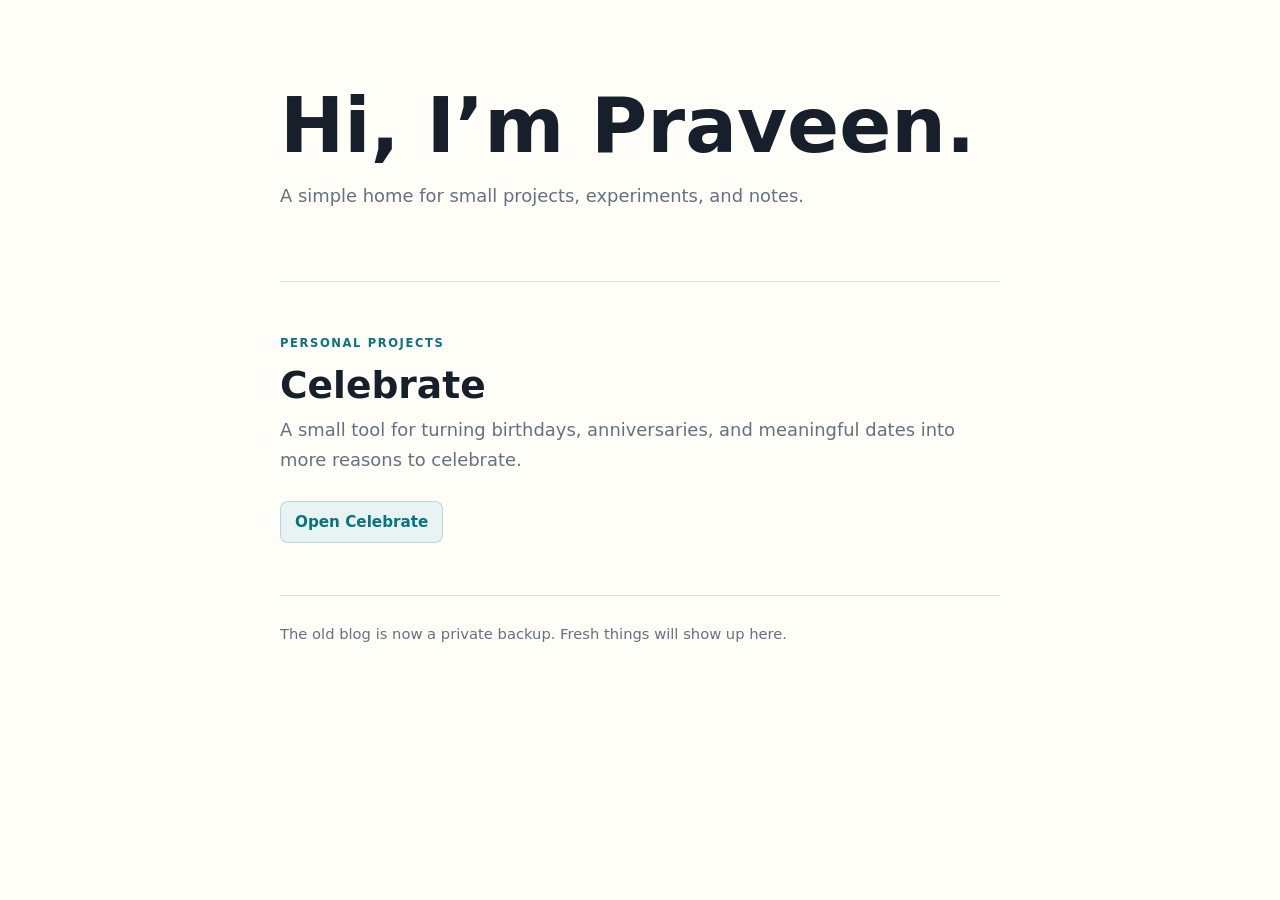
<file: site/index.html>
<!doctype html>
<html lang="en">
  <head>
    <meta charset="utf-8" />
    <meta name="viewport" content="width=device-width, initial-scale=1" />
    <meta
      name="description"
      content="Praveen's personal site for small projects, notes, and experiments."
    />
    <title>Praveen</title>
    <link rel="canonical" href="https://www.opraveen.net/" />
    <link rel="stylesheet" href="site.css" />
  </head>
  <body>
    <main class="page">
      <header class="intro">
        <h1>Hi, I’m Praveen.</h1>
        <p>A simple home for small projects, experiments, and notes.</p>
      </header>

      <section class="projects" aria-labelledby="projects-title">
        <p class="eyebrow">Personal projects</p>
        <h2 id="projects-title">Celebrate</h2>
        <p>
          A small tool for turning birthdays, anniversaries, and meaningful
          dates into more reasons to celebrate.
        </p>
        <a class="project-link" href="celebrate/">Open Celebrate</a>
      </section>

      <footer>
        <p>The old blog is now a private backup. Fresh things will show up here.</p>
      </footer>
    </main>
  </body>
</html>
</file>
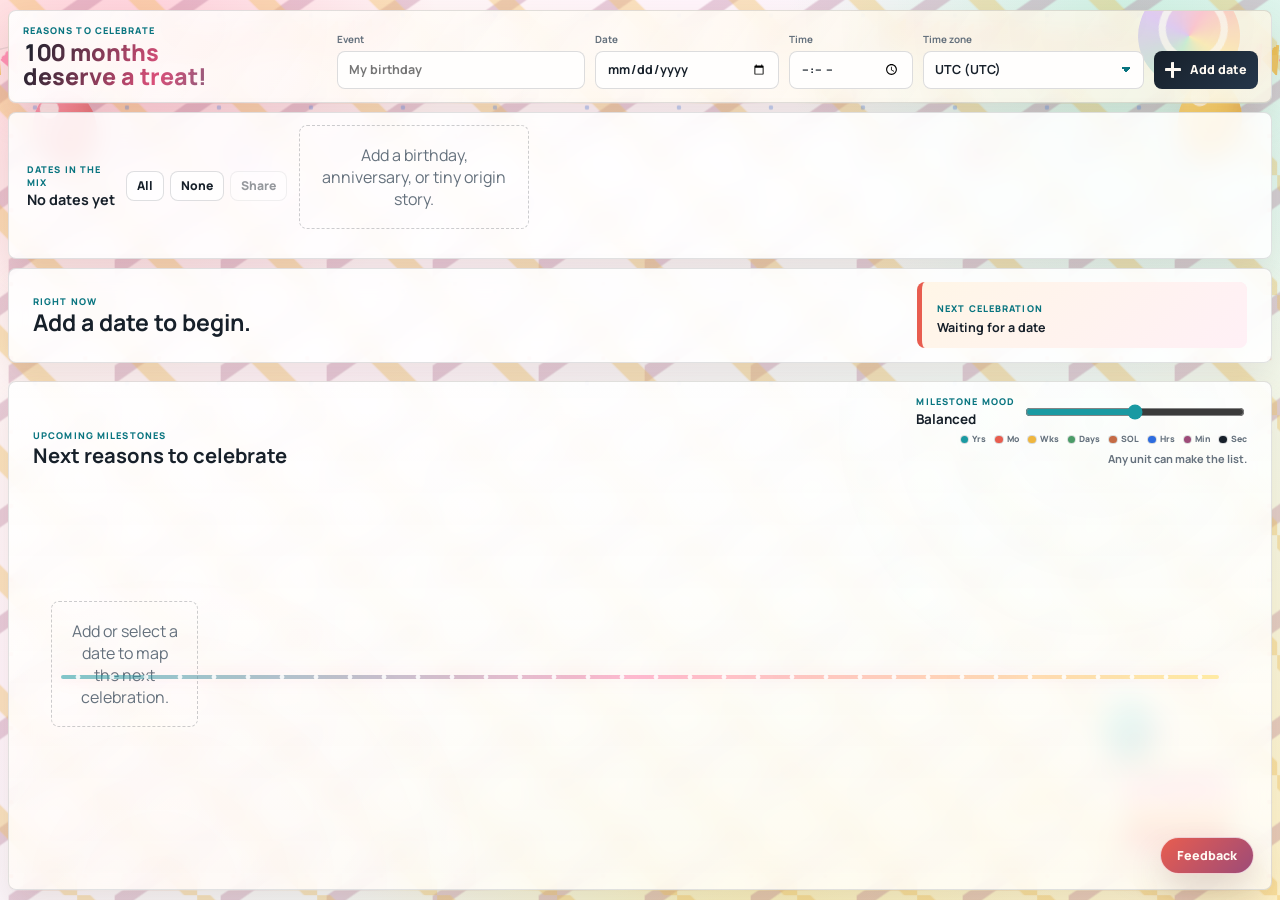
<file: site/celebrate/index.html>
<!doctype html>
<html lang="en">
  <head>
    <meta charset="utf-8" />
    <meta name="viewport" content="width=device-width, initial-scale=1" />
    <title>Reasons to Celebrate</title>
    <link rel="preconnect" href="https://fonts.googleapis.com" />
    <link rel="preconnect" href="https://fonts.gstatic.com" crossorigin />
    <link
      href="https://fonts.googleapis.com/css2?family=Manrope:wght@500;600;700;800&display=swap"
      rel="stylesheet"
    />
    <link rel="stylesheet" href="styles.css" />
  </head>
  <body>
    <div class="party-backdrop" aria-hidden="true">
      <span class="garland garland-left"></span>
      <span class="garland garland-right"></span>
      <span class="balloon balloon-a"></span>
      <span class="balloon balloon-b"></span>
      <span class="balloon balloon-c"></span>
      <span class="cake"></span>
      <span class="party-sprinkle sprinkle-a"></span>
      <span class="party-sprinkle sprinkle-b"></span>
      <span class="party-sprinkle sprinkle-c"></span>
      <span class="party-sprinkle sprinkle-d"></span>
    </div>
    <main class="app-shell">
      <section class="control-bar">
        <div class="intro">
          <p class="eyebrow">Reasons to Celebrate</p>
          <h1 id="intro-headline">Every date has a party hiding in it.</h1>
        </div>

        <form class="date-form" id="event-form">
          <label>
            <span>Event</span>
            <input id="event-name" type="text" maxlength="36" placeholder="My birthday" />
          </label>

          <label>
            <span>Date</span>
            <input id="event-date" type="date" required />
          </label>

          <label>
            <span>Time</span>
            <input id="event-time" type="time" />
          </label>

          <label>
            <span>Time zone</span>
            <select id="time-zone" aria-label="Time zone"></select>
          </label>

          <button type="submit">
            <span class="button-icon" aria-hidden="true"></span>
            Add date
          </button>
        </form>
      </section>

      <section class="event-panel">
        <div class="event-panel-heading">
          <div>
            <p class="label">Dates in the mix</p>
            <strong id="selection-summary">No dates yet</strong>
          </div>
          <div class="selection-actions">
            <button class="ghost-button" id="select-all" type="button">All</button>
            <button class="ghost-button" id="clear-selection" type="button">None</button>
            <button class="ghost-button" id="share-setup" type="button" disabled>Share</button>
          </div>
        </div>
        <div class="event-list" id="event-list" aria-label="Saved dates"></div>
        <div class="share-panel" id="share-panel" hidden>
          <p>
            <strong>Private link:</strong>
            this URL includes every saved name, date, time, time zone, plus which dates are selected and the milestone mood.
            Share it only on purpose.
          </p>
          <div class="share-actions">
            <input id="share-url" type="text" readonly aria-label="Shareable setup link" />
            <button id="copy-share" type="button">Copy link</button>
          </div>
          <span id="share-status" aria-live="polite"></span>
        </div>
      </section>

      <section class="moment-strip" aria-live="polite">
        <div>
          <p class="label">Right now</p>
          <h2 id="headline">Choose a date to begin.</h2>
        </div>
        <div class="next-toast" id="next-toast">
          <span class="mini-label">Next celebration</span>
          <strong>Waiting for a date</strong>
        </div>
      </section>

      <section class="metrics-grid" id="metrics-grid" aria-label="Elapsed time totals"></section>

      <section class="timeline-section">
        <div class="section-heading">
          <div>
            <p class="label">Upcoming milestones</p>
            <h2>Next reasons to celebrate</h2>
          </div>
          <div class="milestone-settings">
            <div>
              <p class="mini-label">Milestone mood</p>
              <strong id="granularity-label">Balanced</strong>
            </div>
            <input
              id="milestone-granularity"
              type="range"
              min="0"
              max="2"
              step="1"
              value="1"
              aria-label="Milestone granularity"
            />
            <div class="unit-legend" aria-label="Milestone dot colors">
              <span><i class="legend-dot legend-years" aria-hidden="true"></i>Yrs</span>
              <span><i class="legend-dot legend-months" aria-hidden="true"></i>Mo</span>
              <span><i class="legend-dot legend-weeks" aria-hidden="true"></i>Wks</span>
              <span><i class="legend-dot legend-days" aria-hidden="true"></i>Days</span>
              <span><i class="legend-dot legend-sols" aria-hidden="true"></i>SOL</span>
              <span><i class="legend-dot legend-hours" aria-hidden="true"></i>Hrs</span>
              <span><i class="legend-dot legend-minutes" aria-hidden="true"></i>Min</span>
              <span><i class="legend-dot legend-seconds" aria-hidden="true"></i>Sec</span>
            </div>
            <span id="timeline-range">Any unit can make the list.</span>
          </div>
        </div>
        <div class="timeline" id="timeline" aria-label="Celebration timeline"></div>
      </section>
    </main>

    <button class="feedback-fab" id="feedback-open" type="button">Feedback</button>

    <div class="feedback-dialog" id="feedback-dialog" role="dialog" aria-modal="true" aria-labelledby="feedback-title" hidden>
      <div class="feedback-card">
        <div class="feedback-header">
          <div>
            <p class="mini-label">Help shape Celebrate</p>
            <h2 id="feedback-title">Send a little feedback</h2>
          </div>
          <button class="feedback-close" id="feedback-close" type="button" aria-label="Close feedback form">x</button>
        </div>

        <form
          class="feedback-form"
          id="feedback-form"
          name="celebrate-feedback"
          method="POST"
          action="/celebrate/"
          data-netlify="true"
          netlify
          netlify-honeypot="bot-field"
        >
          <input type="hidden" name="form-name" value="celebrate-feedback" />
          <input type="hidden" name="subject" value="Celebrate feedback" data-remove-prefix />
          <input type="hidden" name="source" value="celebrate" />
          <p class="bot-field">
            <label>Leave this empty: <input name="bot-field" /></label>
          </p>
          <p class="feedback-note">
            Please avoid sharing birthdays or private details. The form sends only what you type here.
          </p>
          <label>
            <span>What would make this more fun?</span>
            <textarea id="feedback-message" name="message" maxlength="1200" required></textarea>
          </label>
          <label>
            <span>Email (optional)</span>
            <input id="feedback-email" name="email" type="email" autocomplete="email" placeholder="you@example.com" />
          </label>
          <div class="feedback-actions">
            <button type="submit">Send feedback</button>
            <a href="mailto:opraveen@gmail.com?subject=Celebrate%20feedback">Email instead</a>
          </div>
          <span id="feedback-status" aria-live="polite"></span>
        </form>
      </div>
    </div>

    <script src="script.js"></script>
  </body>
</html>
</file>
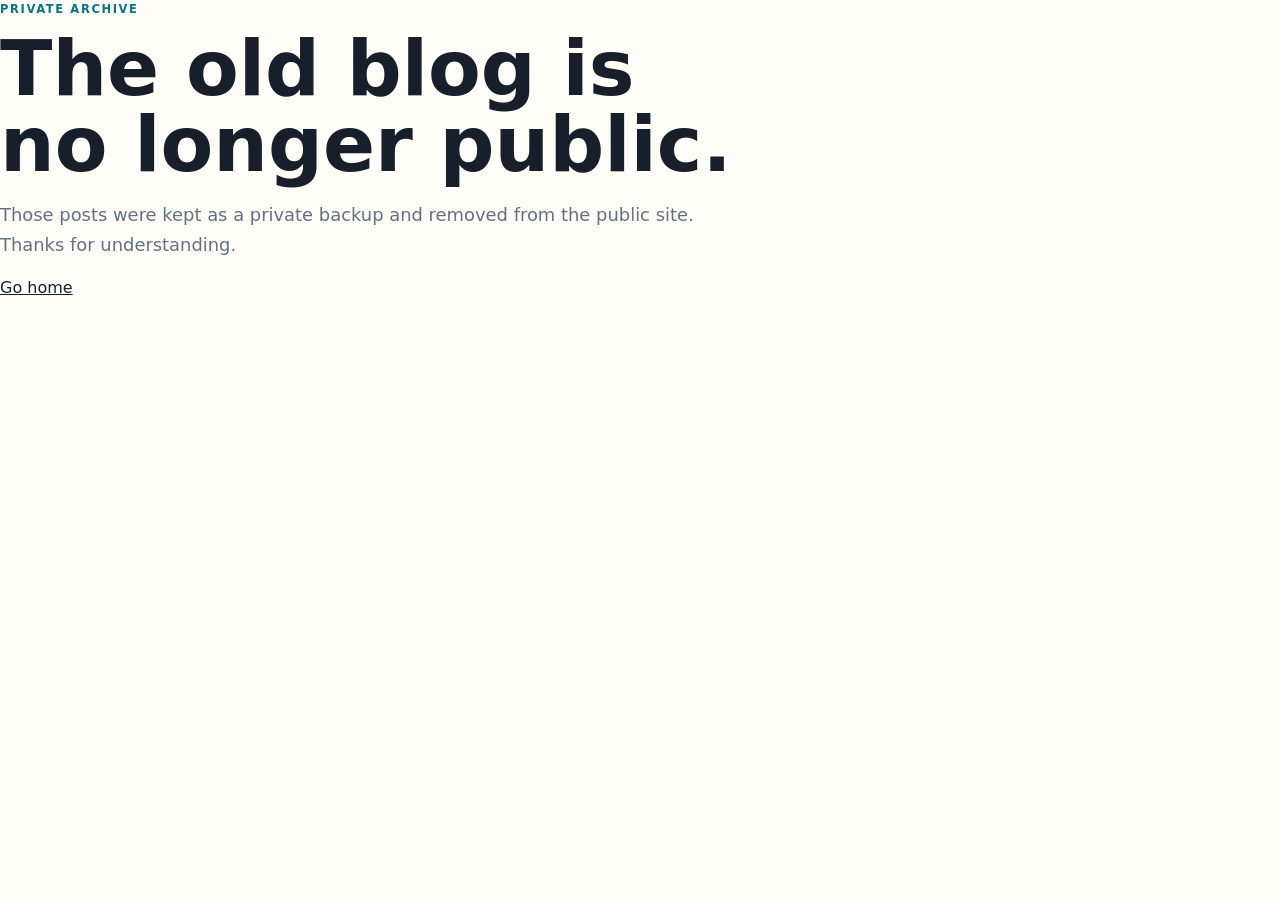
<file: site/gone.html>
<!doctype html>
<html lang="en">
  <head>
    <meta charset="utf-8" />
    <meta name="viewport" content="width=device-width, initial-scale=1" />
    <meta name="robots" content="noindex" />
    <title>Gone | opraveen.net</title>
    <link rel="stylesheet" href="site.css" />
  </head>
  <body>
    <main class="section writing-band">
      <div class="writing-copy">
        <p class="eyebrow">Private archive</p>
        <h1>The old blog is no longer public.</h1>
        <p>
          Those posts were kept as a private backup and removed from the public
          site. Thanks for understanding.
        </p>
        <a class="button primary" href="index.html">Go home</a>
      </div>
    </main>
  </body>
</html>
</file>
<file: site/site.css>
:root {
  color-scheme: light;
  --ink: #17202a;
  --muted: #64717e;
  --paper: #fffdf8;
  --line: rgba(23, 32, 42, 0.14);
  --accent: #08747f;
  --accent-soft: #e8f4f3;
}

* {
  box-sizing: border-box;
}

body {
  margin: 0;
  min-height: 100vh;
  background: var(--paper);
  color: var(--ink);
  font-family:
    Inter, ui-sans-serif, system-ui, -apple-system, BlinkMacSystemFont, "Segoe UI",
    sans-serif;
  letter-spacing: 0;
}

a {
  color: inherit;
}

.page {
  width: min(720px, calc(100% - 36px));
  margin: 0 auto;
  padding: clamp(44px, 8vw, 88px) 0 36px;
}

.intro,
.projects {
  padding-bottom: clamp(30px, 6vw, 52px);
}

.eyebrow {
  margin: 0 0 12px;
  color: var(--accent);
  font-size: 0.72rem;
  font-weight: 850;
  letter-spacing: 0.14em;
  text-transform: uppercase;
}

h1,
h2,
p {
  margin-top: 0;
}

h1 {
  margin-bottom: 18px;
  font-size: clamp(2.4rem, 8vw, 4.8rem);
  line-height: 0.98;
  text-wrap: balance;
}

h2 {
  margin-bottom: 10px;
  font-size: clamp(1.55rem, 4vw, 2.35rem);
  line-height: 1.05;
}

p {
  max-width: 62ch;
  color: var(--muted);
  font-size: clamp(1rem, 1.6vw, 1.12rem);
  line-height: 1.68;
}

.projects {
  border-top: 1px solid var(--line);
  border-bottom: 1px solid var(--line);
  padding-top: clamp(30px, 6vw, 52px);
}

.project-link {
  display: inline-flex;
  align-items: center;
  min-height: 42px;
  margin-top: 8px;
  padding: 0 14px;
  border: 1px solid rgba(8, 116, 127, 0.22);
  border-radius: 8px;
  background: var(--accent-soft);
  color: var(--accent);
  font-size: 0.95rem;
  font-weight: 850;
  text-decoration: none;
}

.project-link:hover {
  border-color: rgba(8, 116, 127, 0.38);
  background: #dff0ee;
}

footer {
  padding-top: 26px;
}

footer p {
  margin-bottom: 0;
  font-size: 0.92rem;
}

@media (max-width: 520px) {
  .page {
    width: min(100% - 28px, 720px);
  }
}
</file>
<file: site/celebrate/styles.css>
:root {
  color-scheme: light;
  --ink: #17202a;
  --muted: #65717d;
  --paper: #fffefd;
  --aqua: #1a9aa2;
  --aqua-dark: #08747f;
  --coral: #e85d4f;
  --gold: #efb63e;
  --leaf: #4b9c67;
  --mars: #c56b45;
  --sky: #2d6cdf;
  --berry: #9d4b78;
  --pink: #ff7aa8;
  --lemon: #ffe071;
  --lavender: #b987ff;
  --mint: #7ee2b8;
  --line: rgba(23, 32, 42, 0.13);
  --shadow: 0 16px 34px rgba(118, 74, 46, 0.12);
  --font-sans: Manrope, ui-sans-serif, system-ui, -apple-system, BlinkMacSystemFont, "Segoe UI", sans-serif;
}

* {
  box-sizing: border-box;
}

body {
  position: relative;
  margin: 0;
  min-height: 100vh;
  background:
    radial-gradient(circle at 10% 7%, rgba(255, 122, 168, 0.34), transparent 22%),
    radial-gradient(circle at 88% 4%, rgba(126, 226, 184, 0.34), transparent 24%),
    radial-gradient(circle at 58% 108%, rgba(255, 224, 113, 0.44), transparent 34%),
    linear-gradient(135deg, #fff8f0 0%, #fff4fb 32%, #effaf7 68%, #fff3c8 100%);
  color: var(--ink);
  font-family: var(--font-sans);
  letter-spacing: 0;
  font-variant-numeric: tabular-nums;
  overflow-x: hidden;
}

body::before {
  content: "";
  position: fixed;
  inset: 0;
  z-index: 0;
  pointer-events: none;
  background-image:
    radial-gradient(circle, rgba(232, 93, 79, 0.52) 0 2px, transparent 2.6px),
    radial-gradient(circle, rgba(45, 108, 223, 0.4) 0 2px, transparent 2.6px),
    linear-gradient(45deg, transparent 44%, rgba(239, 182, 62, 0.44) 45% 55%, transparent 56%),
    linear-gradient(-35deg, transparent 45%, rgba(157, 75, 120, 0.34) 46% 55%, transparent 56%);
  background-position: 4% 12%, 92% 19%, 17% 84%, 82% 76%;
  background-size: 74px 74px, 92px 92px, 120px 120px, 106px 106px;
  opacity: 0.72;
}

button,
input,
select {
  font: inherit;
}

.party-backdrop {
  position: fixed;
  inset: 0;
  z-index: 0;
  overflow: hidden;
  pointer-events: none;
}

.balloon,
.cake,
.garland,
.party-sprinkle {
  position: absolute;
  display: block;
}

.balloon {
  width: clamp(44px, 5vw, 76px);
  aspect-ratio: 0.82;
  border-radius: 50% 50% 46% 46%;
  background:
    radial-gradient(circle at 30% 22%, rgba(255, 255, 255, 0.76) 0 12%, transparent 13%),
    linear-gradient(145deg, var(--balloon-a), var(--balloon-b));
  box-shadow: inset -8px -14px 20px rgba(128, 48, 81, 0.12), 0 18px 34px rgba(92, 50, 65, 0.12);
}

.balloon::before {
  content: "";
  position: absolute;
  left: 50%;
  bottom: -7px;
  width: 12px;
  height: 10px;
  background: var(--balloon-b);
  clip-path: polygon(50% 0, 0 100%, 100% 100%);
  transform: translateX(-50%);
}

.balloon::after {
  content: "";
  position: absolute;
  left: 50%;
  top: calc(100% + 3px);
  width: 1px;
  height: 92px;
  background: linear-gradient(rgba(23, 32, 42, 0.2), transparent);
}

.balloon-a {
  --balloon-a: #ff9fc0;
  --balloon-b: #e85d4f;
  left: max(18px, 2.6vw);
  top: 10vh;
  transform: rotate(-8deg);
}

.balloon-b {
  --balloon-a: #ffe28a;
  --balloon-b: #efb63e;
  right: max(22px, 3vw);
  top: 9vh;
  transform: rotate(7deg);
}

.balloon-c {
  --balloon-a: #91f0d3;
  --balloon-b: #1a9aa2;
  right: 10vw;
  bottom: 16vh;
  width: clamp(34px, 4vw, 58px);
  transform: rotate(-10deg);
}

.garland {
  top: 0;
  width: min(420px, 42vw);
  height: 82px;
  opacity: 0.76;
}

.garland::before {
  content: "";
  position: absolute;
  left: 0;
  right: 0;
  top: 24px;
  height: 42px;
  border-top: 3px solid rgba(23, 32, 42, 0.12);
  border-radius: 50%;
}

.garland::after {
  content: "";
  position: absolute;
  inset: 32px 8px auto;
  height: 30px;
  background:
    conic-gradient(from 45deg, var(--pink) 0 25%, transparent 0) 0 0 / 34px 30px repeat-x,
    conic-gradient(from 45deg, var(--gold) 0 25%, transparent 0) 17px 0 / 34px 30px repeat-x;
}

.garland-left {
  left: -26px;
  transform: rotate(-4deg);
}

.garland-right {
  right: -20px;
  transform: rotate(4deg);
}

.cake {
  right: clamp(22px, 4vw, 72px);
  bottom: clamp(22px, 5vh, 54px);
  width: clamp(70px, 8vw, 112px);
  height: clamp(52px, 6vw, 78px);
  border-radius: 14px 14px 12px 12px;
  background:
    radial-gradient(circle at 25% 24%, #fff6fd 0 8%, transparent 9%),
    radial-gradient(circle at 52% 24%, #fff6fd 0 8%, transparent 9%),
    radial-gradient(circle at 78% 24%, #fff6fd 0 8%, transparent 9%),
    linear-gradient(#ff8cb7 0 38%, #ffe071 38% 58%, #f36b5c 58% 100%);
  box-shadow: 0 18px 34px rgba(118, 74, 46, 0.14);
}

.cake::before {
  content: "";
  position: absolute;
  left: 18%;
  right: 18%;
  top: -12px;
  height: 16px;
  background:
    linear-gradient(90deg, transparent 0 16%, #1a9aa2 16% 21%, transparent 21% 46%, #9d4b78 46% 51%, transparent 51% 76%, #e85d4f 76% 81%, transparent 81%),
    radial-gradient(circle at 18% 0, #ffe071 0 5px, transparent 6px),
    radial-gradient(circle at 49% 0, #ffe071 0 5px, transparent 6px),
    radial-gradient(circle at 79% 0, #ffe071 0 5px, transparent 6px);
}

.cake::after {
  content: "";
  position: absolute;
  left: -8%;
  right: -8%;
  bottom: -8px;
  height: 10px;
  border-radius: 999px;
  background: rgba(255, 255, 255, 0.68);
}

.party-sprinkle {
  width: 44px;
  height: 12px;
  border-radius: 999px;
  opacity: 0.56;
  transform: rotate(var(--spin));
}

.sprinkle-a {
  --spin: 22deg;
  left: 18vw;
  top: 18vh;
  background: var(--lavender);
}

.sprinkle-b {
  --spin: -18deg;
  left: 8vw;
  bottom: 24vh;
  background: var(--mint);
}

.sprinkle-c {
  --spin: 34deg;
  right: 22vw;
  top: 17vh;
  background: var(--coral);
}

.sprinkle-d {
  --spin: -28deg;
  right: 18vw;
  bottom: 10vh;
  background: var(--gold);
}

.app-shell {
  position: relative;
  z-index: 1;
  display: grid;
  grid-template-rows: auto auto auto auto minmax(0, 1fr);
  gap: clamp(7px, 1vh, 12px);
  width: min(1560px, calc(100% - 16px));
  min-height: 100svh;
  margin: 0 auto;
  padding: clamp(7px, 1.1vh, 14px) 0;
}

.control-bar,
.event-panel,
.moment-strip,
.metric-card,
.timeline-section {
  border: 1px solid var(--line);
  border-radius: 8px;
  background: rgba(255, 255, 255, 0.88);
  box-shadow: var(--shadow);
  backdrop-filter: blur(14px);
}

.control-bar {
  position: relative;
  display: grid;
  grid-template-columns: minmax(240px, 0.48fr) minmax(560px, 1.52fr);
  gap: clamp(12px, 2vw, 24px);
  align-items: end;
  padding: clamp(10px, 1.5vh, 16px);
  overflow: hidden;
  background:
    linear-gradient(125deg, rgba(255, 255, 255, 0.92), rgba(255, 246, 231, 0.8)),
    radial-gradient(circle at 14% 15%, rgba(255, 122, 168, 0.2), transparent 34%),
    radial-gradient(circle at 88% 10%, rgba(126, 226, 184, 0.22), transparent 30%);
}

.control-bar::after {
  content: "";
  position: absolute;
  right: clamp(16px, 2.4vw, 38px);
  top: -26px;
  z-index: 0;
  width: clamp(84px, 8vw, 128px);
  aspect-ratio: 1;
  border-radius: 50%;
  background:
    radial-gradient(circle at 52% 42%, transparent 0 34%, rgba(255, 255, 255, 0.78) 35% 43%, transparent 44%),
    conic-gradient(from 12deg, #ff7aa8, #ffe071, #7ee2b8, #b987ff, #ff7aa8);
  opacity: 0.38;
  pointer-events: none;
  transform: rotate(16deg);
}

.control-bar > * {
  position: relative;
  z-index: 1;
}

.intro {
  min-width: 0;
}

.eyebrow,
.label,
.mini-label {
  margin: 0;
  color: var(--aqua-dark);
  font-size: clamp(0.58rem, 0.72vw, 0.7rem);
  font-weight: 800;
  letter-spacing: 0.12em;
  text-transform: uppercase;
}

h1,
h2,
p {
  margin-top: 0;
}

h1 {
  margin: 4px 0 0;
  max-width: 450px;
  font-size: clamp(1.35rem, 1.82vw, 2.08rem);
  font-weight: 800;
  line-height: 1.02;
  text-wrap: balance;
}

.intro h1 {
  background: linear-gradient(115deg, #17202a 0%, #d94f79 48%, #08747f 100%);
  background-clip: text;
  color: transparent;
}

.date-form {
  display: grid;
  grid-template-columns: minmax(150px, 1.1fr) minmax(140px, 0.82fr) minmax(105px, 0.55fr) minmax(190px, 0.98fr) auto;
  gap: 10px;
  align-items: end;
}

label {
  display: grid;
  gap: 5px;
  min-width: 0;
  color: var(--muted);
  font-size: clamp(0.62rem, 0.68vw, 0.7rem);
  font-weight: 700;
}

input:not([type="checkbox"]):not([type="range"]),
select {
  width: 100%;
  min-height: clamp(34px, 4.2vh, 40px);
  border: 1px solid rgba(23, 32, 42, 0.15);
  border-radius: 8px;
  background: #fffefd;
  color: var(--ink);
  padding: 0 11px;
  outline: none;
  font-size: clamp(0.78rem, 0.86vw, 0.9rem);
  font-weight: 700;
}

select {
  appearance: none;
  background-image:
    linear-gradient(45deg, transparent 50%, var(--aqua-dark) 50%),
    linear-gradient(135deg, var(--aqua-dark) 50%, transparent 50%);
  background-position:
    calc(100% - 17px) 50%,
    calc(100% - 12px) 50%;
  background-repeat: no-repeat;
  background-size: 5px 5px, 5px 5px;
  padding-right: 30px;
}

input:not([type="checkbox"]):not([type="range"]):focus,
select:focus {
  border-color: var(--aqua);
  box-shadow: 0 0 0 4px rgba(26, 154, 162, 0.14);
}

button {
  display: inline-flex;
  align-items: center;
  justify-content: center;
  gap: 9px;
  min-height: clamp(34px, 4.2vh, 40px);
  min-width: 104px;
  border: 0;
  border-radius: 8px;
  background: linear-gradient(135deg, #17202a, #25364a);
  color: #fffaf3;
  cursor: pointer;
  font-size: clamp(0.78rem, 0.86vw, 0.9rem);
  font-weight: 800;
}

button:hover {
  background: linear-gradient(135deg, #263442, #17202a);
}

button:disabled {
  cursor: not-allowed;
  opacity: 0.45;
}

.button-icon {
  width: 16px;
  height: 16px;
  background:
    linear-gradient(#fffaf3, #fffaf3) center / 100% 3px no-repeat,
    linear-gradient(#fffaf3, #fffaf3) center / 3px 100% no-repeat;
  border-radius: 50%;
}

.event-panel {
  display: grid;
  grid-template-columns: minmax(190px, 260px) minmax(0, 1fr);
  gap: 12px;
  align-items: center;
  padding: clamp(9px, 1.25vh, 13px) clamp(12px, 1.8vw, 18px);
}

.event-panel-heading {
  display: flex;
  gap: 10px;
  align-items: center;
  justify-content: space-between;
  min-width: 0;
}

.event-panel-heading strong {
  display: block;
  margin-top: 3px;
  color: var(--ink);
  font-size: 0.9rem;
  line-height: 1.1;
}

.selection-actions {
  display: flex;
  gap: 6px;
}

.ghost-button,
.event-remove {
  min-width: 0;
  min-height: 30px;
  padding: 0 10px;
  border: 1px solid rgba(23, 32, 42, 0.14);
  background: rgba(255, 255, 255, 0.78);
  color: var(--ink);
  font-size: 0.76rem;
  font-weight: 800;
}

.ghost-button:hover,
.event-remove:hover {
  background: #fffefd;
}

.event-list {
  display: grid;
  grid-auto-flow: column;
  grid-auto-columns: minmax(190px, 230px);
  gap: 8px;
  overflow-x: auto;
  padding-bottom: 2px;
  scrollbar-width: thin;
}

.share-panel {
  grid-column: 1 / -1;
  display: grid;
  gap: 8px;
  padding: 10px;
  border: 1px solid rgba(232, 93, 79, 0.22);
  border-left: 5px solid var(--coral);
  border-radius: 8px;
  background: #fff6e7;
}

.share-panel[hidden] {
  display: none;
}

.share-panel p {
  margin: 0;
  color: var(--muted);
  font-size: clamp(0.66rem, 0.74vw, 0.74rem);
  font-weight: 700;
  line-height: 1.35;
}

.share-panel strong {
  color: var(--ink);
  font-weight: 800;
}

.share-actions {
  display: grid;
  grid-template-columns: minmax(0, 1fr) auto;
  gap: 8px;
  align-items: center;
}

#share-url {
  min-height: 34px;
  font-size: clamp(0.66rem, 0.74vw, 0.74rem);
}

#copy-share {
  min-width: 94px;
}

#share-status {
  min-height: 1em;
  color: var(--aqua-dark);
  font-size: clamp(0.62rem, 0.7vw, 0.7rem);
  font-weight: 800;
}

.feedback-fab {
  position: fixed;
  right: clamp(14px, 2vw, 28px);
  bottom: clamp(14px, 2vw, 28px);
  z-index: 50;
  min-width: 0;
  padding: 0 16px;
  border: 1px solid rgba(255, 255, 255, 0.72);
  border-radius: 999px;
  background: linear-gradient(135deg, var(--coral), var(--berry));
  box-shadow: 0 16px 32px rgba(118, 74, 46, 0.2);
}

.feedback-fab:hover {
  background: linear-gradient(135deg, #cf4d74, #7f3d65);
}

.feedback-dialog {
  position: fixed;
  inset: 0;
  z-index: 80;
  display: grid;
  place-items: center;
  padding: 18px;
  background: rgba(23, 32, 42, 0.36);
  backdrop-filter: blur(10px);
}

.feedback-dialog[hidden] {
  display: none;
}

.feedback-card {
  width: min(500px, 100%);
  padding: clamp(16px, 2.3vw, 22px);
  border: 1px solid rgba(23, 32, 42, 0.12);
  border-radius: 14px;
  background:
    radial-gradient(circle at 12% 6%, rgba(255, 224, 113, 0.36), transparent 28%),
    radial-gradient(circle at 92% 12%, rgba(255, 122, 168, 0.28), transparent 32%),
    #fffefd;
  box-shadow: 0 28px 70px rgba(23, 32, 42, 0.24);
}

.feedback-header {
  display: flex;
  gap: 14px;
  align-items: start;
  justify-content: space-between;
}

.feedback-header h2 {
  margin: 3px 0 0;
  font-size: clamp(1.3rem, 2.1vw, 1.8rem);
  line-height: 1;
}

.feedback-close {
  width: 36px;
  min-width: 36px;
  padding: 0;
  border: 1px solid rgba(23, 32, 42, 0.14);
  background: rgba(255, 255, 255, 0.74);
  color: var(--muted);
}

.feedback-close:hover {
  background: #fffefd;
  color: var(--ink);
}

.feedback-form {
  display: grid;
  gap: 12px;
  margin-top: 14px;
}

.feedback-note {
  margin: 0;
  color: var(--muted);
  font-size: 0.78rem;
  font-weight: 700;
  line-height: 1.35;
}

.feedback-form textarea {
  width: 100%;
  min-height: 116px;
  resize: vertical;
  border: 1px solid rgba(23, 32, 42, 0.15);
  border-radius: 8px;
  background: #fffefd;
  color: var(--ink);
  padding: 10px 11px;
  outline: none;
  font: inherit;
  font-size: 0.9rem;
  font-weight: 700;
  line-height: 1.35;
}

.feedback-form textarea:focus {
  border-color: var(--aqua);
  box-shadow: 0 0 0 4px rgba(26, 154, 162, 0.14);
}

.feedback-actions {
  display: flex;
  flex-wrap: wrap;
  gap: 10px;
  align-items: center;
}

.feedback-actions a {
  color: var(--aqua-dark);
  font-size: 0.82rem;
  font-weight: 800;
  text-decoration: underline;
  text-underline-offset: 2px;
}

#feedback-status {
  min-height: 1em;
  color: var(--aqua-dark);
  font-size: 0.78rem;
  font-weight: 800;
}

.bot-field {
  position: absolute;
  left: -10000px;
  width: 1px;
  height: 1px;
  overflow: hidden;
}

.event-card {
  --accent: var(--aqua);
  display: grid;
  grid-template-columns: auto minmax(0, 1fr) auto;
  gap: 8px;
  align-items: center;
  min-width: 0;
  padding: 8px;
  border: 1px solid rgba(23, 32, 42, 0.12);
  border-left: 5px solid var(--accent);
  border-radius: 8px;
  background: rgba(255, 255, 255, 0.74);
}

.event-card:not(.selected) {
  opacity: 0.58;
}

.event-card input[type="checkbox"] {
  width: 18px;
  height: 18px;
  accent-color: var(--accent);
}

.event-meta {
  min-width: 0;
}

.event-name,
.event-age,
.event-date {
  display: block;
  overflow: hidden;
  text-overflow: ellipsis;
  white-space: nowrap;
}

.event-name {
  color: var(--ink);
  font-size: 0.84rem;
  font-weight: 800;
}

.event-age,
.event-date {
  color: var(--muted);
  font-size: 0.72rem;
  font-weight: 700;
}

.event-remove {
  width: 30px;
  padding: 0;
  color: var(--muted);
}

.moment-strip {
  display: grid;
  grid-template-columns: minmax(0, 1fr) minmax(230px, 330px);
  gap: 16px;
  align-items: center;
  padding: clamp(10px, 1.5vh, 16px) clamp(14px, 2vw, 24px);
}

.moment-strip h2,
.section-heading h2 {
  margin: 3px 0 0;
  font-size: clamp(1.1rem, 1.8vw, 1.85rem);
  line-height: 1.04;
  text-wrap: balance;
}

.next-toast {
  min-width: 0;
  padding: clamp(10px, 1.4vh, 14px) 15px;
  border-left: 5px solid var(--coral);
  border-radius: 8px;
  background:
    linear-gradient(135deg, #fff6e7, #fff0f6),
    radial-gradient(circle at 90% 12%, rgba(255, 122, 168, 0.24), transparent 28%);
}

.next-toast strong {
  display: block;
  margin-top: 4px;
  overflow: hidden;
  font-size: clamp(0.78rem, 0.92vw, 0.9rem);
  line-height: 1.16;
  text-overflow: ellipsis;
  white-space: nowrap;
}

.metrics-grid {
  display: grid;
  grid-template-columns: repeat(8, minmax(0, 1fr));
  gap: clamp(8px, 1vw, 12px);
}

.metric-card {
  min-width: 0;
  min-height: clamp(70px, 9vh, 90px);
  padding: clamp(8px, 1.1vh, 12px);
  border-top: 5px solid var(--accent, var(--aqua));
  background:
    linear-gradient(180deg, rgba(255, 255, 255, 0.93), rgba(255, 252, 247, 0.88)),
    radial-gradient(circle at 90% 0%, rgba(255, 224, 113, 0.22), transparent 34%);
  box-shadow: 0 10px 24px rgba(118, 74, 46, 0.08);
}

.metric-years {
  --accent: var(--aqua);
}

.metric-months {
  --accent: var(--coral);
}

.metric-weeks {
  --accent: var(--gold);
}

.metric-days {
  --accent: var(--leaf);
}

.metric-sols {
  --accent: var(--mars);
}

.metric-hours {
  --accent: var(--sky);
}

.metric-minutes {
  --accent: var(--berry);
}

.metric-seconds {
  --accent: var(--ink);
}

.metric-unit {
  display: block;
  overflow: hidden;
  color: var(--muted);
  font-size: clamp(0.62rem, 0.72vw, 0.76rem);
  font-weight: 800;
  text-overflow: ellipsis;
  white-space: nowrap;
}

.metric-value {
  display: block;
  margin-top: clamp(5px, 0.85vh, 8px);
  overflow: hidden;
  color: var(--ink);
  font-size: clamp(1.18rem, 1.55vw, 1.78rem);
  font-weight: 800;
  letter-spacing: 0;
  line-height: 0.95;
  text-overflow: ellipsis;
  white-space: nowrap;
}

.metric-note {
  margin: 6px 0 0;
  overflow: hidden;
  color: var(--muted);
  font-size: clamp(0.54rem, 0.62vw, 0.62rem);
  font-weight: 700;
  text-overflow: ellipsis;
  white-space: nowrap;
}

.timeline-section {
  display: grid;
  grid-template-rows: auto minmax(0, 1fr);
  min-height: 0;
  padding: clamp(10px, 1.5vh, 16px) clamp(14px, 2vw, 24px);
  background:
    linear-gradient(180deg, rgba(255, 255, 255, 0.9), rgba(255, 253, 248, 0.84)),
    radial-gradient(circle at 12% 100%, rgba(255, 122, 168, 0.18), transparent 28%),
    radial-gradient(circle at 86% 8%, rgba(126, 226, 184, 0.18), transparent 24%);
}

.section-heading {
  display: flex;
  align-items: end;
  justify-content: space-between;
  gap: 18px;
  margin-bottom: clamp(8px, 1.4vh, 14px);
}

.section-heading h2 {
  font-size: clamp(1.08rem, 1.58vw, 1.62rem);
}

#timeline-range {
  display: block;
  color: var(--muted);
  font-size: clamp(0.68rem, 0.86vw, 0.78rem);
  font-weight: 700;
  text-align: right;
}

.milestone-settings {
  display: grid;
  grid-template-columns: minmax(120px, auto) minmax(150px, 220px);
  gap: 7px 12px;
  align-items: center;
  justify-items: end;
  min-width: min(100%, 390px);
}

.milestone-settings strong {
  display: block;
  margin-top: 2px;
  color: var(--ink);
  font-size: 0.84rem;
}

.milestone-settings input[type="range"] {
  width: min(220px, 100%);
  accent-color: var(--aqua);
  cursor: pointer;
}

.milestone-settings #timeline-range {
  grid-column: 1 / -1;
}

.unit-legend {
  grid-column: 1 / -1;
  display: flex;
  flex-wrap: wrap;
  justify-content: flex-end;
  gap: 5px 9px;
  color: var(--muted);
  font-size: clamp(0.54rem, 0.62vw, 0.62rem);
  font-weight: 800;
  line-height: 1;
}

.unit-legend span {
  display: inline-flex;
  align-items: center;
  gap: 4px;
  white-space: nowrap;
}

.legend-dot {
  width: 0.48rem;
  aspect-ratio: 1;
  border-radius: 50%;
  background: var(--legend-color);
  box-shadow: 0 0 0 1px rgba(23, 32, 42, 0.15);
}

.legend-years {
  --legend-color: var(--aqua);
}

.legend-months {
  --legend-color: var(--coral);
}

.legend-weeks {
  --legend-color: var(--gold);
}

.legend-days {
  --legend-color: var(--leaf);
}

.legend-sols {
  --legend-color: var(--mars);
}

.legend-hours {
  --legend-color: var(--sky);
}

.legend-minutes {
  --legend-color: var(--berry);
}

.legend-seconds {
  --legend-color: var(--ink);
}

.timeline {
  position: relative;
  display: grid;
  grid-template-columns: repeat(var(--milestone-count, 8), minmax(142px, 1fr));
  align-items: stretch;
  min-height: clamp(168px, 22vh, 232px);
  overflow-x: auto;
  overflow-y: hidden;
  padding: 0 18px 10px;
  scrollbar-width: thin;
}

.timeline::before {
  content: "";
  position: absolute;
  left: 28px;
  right: 28px;
  top: 50%;
  height: 4px;
  border-radius: 999px;
  background:
    linear-gradient(90deg, rgba(26, 154, 162, 0.55), rgba(255, 122, 168, 0.52), rgba(255, 224, 113, 0.62));
  box-shadow: 0 0 16px rgba(255, 122, 168, 0.18);
  transform: translateY(-50%);
}

.timeline::after {
  content: "";
  position: absolute;
  left: 28px;
  right: 28px;
  top: 50%;
  height: 18px;
  background:
    radial-gradient(circle, rgba(255, 255, 255, 0.86) 0 2px, transparent 2.8px) 0 0 / 34px 18px repeat-x;
  transform: translateY(-50%);
  pointer-events: none;
}

.milestone {
  position: relative;
  display: flex;
  min-width: 0;
  align-items: center;
  justify-content: center;
  --shape-tilt: 0deg;
  --shape-radius: 18px;
  --shape-path: inset(0 round var(--shape-radius));
  --shape-bg:
    linear-gradient(180deg, rgba(255, 255, 255, 0.95), rgba(255, 250, 244, 0.91)),
    radial-gradient(circle at 50% 0%, rgba(255, 224, 113, 0.24), transparent 38%);
}

.milestone::before,
.milestone::after {
  content: "";
  position: absolute;
  left: 50%;
  top: 50%;
  z-index: 25;
  pointer-events: none;
  opacity: 0;
  transform: translate(-50%, -50%) scale(0.6);
  transition: opacity 180ms ease, transform 220ms ease;
}

.milestone::before {
  width: 132px;
  height: 96px;
  background:
    radial-gradient(circle, var(--gold) 0 2px, transparent 2.7px) 4px 8px / 28px 24px,
    radial-gradient(circle, var(--pink) 0 2px, transparent 2.8px) 16px 18px / 34px 28px,
    linear-gradient(35deg, transparent 44%, var(--mint) 45% 55%, transparent 56%) 6px 4px / 36px 28px,
    linear-gradient(-35deg, transparent 44%, var(--lavender) 45% 55%, transparent 56%) 14px 10px / 42px 32px;
}

.milestone::after {
  width: 118px;
  height: 118px;
  background:
    radial-gradient(circle at 50% 0%, var(--gold) 0 3px, transparent 4px),
    radial-gradient(circle at 100% 50%, var(--pink) 0 3px, transparent 4px),
    radial-gradient(circle at 50% 100%, var(--mint) 0 3px, transparent 4px),
    radial-gradient(circle at 0% 50%, var(--sky) 0 3px, transparent 4px),
    conic-gradient(from 0deg, transparent 0 8%, rgba(255, 224, 113, 0.72) 8% 10%, transparent 10% 25%, rgba(255, 122, 168, 0.64) 25% 27%, transparent 27% 48%, rgba(126, 226, 184, 0.64) 48% 50%, transparent 50% 72%, rgba(185, 135, 255, 0.64) 72% 74%, transparent 74%);
  border-radius: 50%;
}

.milestone:hover::before,
.milestone:hover::after,
.milestone:focus-within::before,
.milestone:focus-within::after {
  opacity: 1;
  transform: translate(-50%, -50%) scale(1);
  animation: sparkle-pop 900ms ease-in-out infinite alternate;
}

.milestone:hover::after,
.milestone:focus-within::after {
  transform: translate(-50%, -50%) scale(1) rotate(18deg);
}

.sparkle-burst {
  position: absolute;
  left: 50%;
  top: 50%;
  z-index: 32;
  width: 250px;
  height: 190px;
  pointer-events: none;
  opacity: 0;
  transform: translate(-50%, -50%) scale(0.78);
  transition: opacity 160ms ease, transform 220ms ease;
}

.sparkle-burst::before,
.sparkle-burst::after {
  content: "";
  position: absolute;
  inset: 0;
}

.sparkle-burst::before {
  background:
    radial-gradient(circle at 18% 17%, var(--gold) 0 4px, transparent 5px),
    radial-gradient(circle at 82% 18%, var(--pink) 0 4px, transparent 5px),
    radial-gradient(circle at 10% 68%, var(--mint) 0 3px, transparent 4px),
    radial-gradient(circle at 91% 70%, var(--lavender) 0 3px, transparent 4px),
    radial-gradient(circle at 26% 88%, var(--sky) 0 3px, transparent 4px),
    radial-gradient(circle at 73% 88%, var(--coral) 0 3px, transparent 4px);
}

.sparkle-burst::after {
  background:
    linear-gradient(42deg, transparent 43%, var(--gold) 44% 56%, transparent 57%) 12% 28% / 34px 22px no-repeat,
    linear-gradient(-34deg, transparent 43%, var(--pink) 44% 56%, transparent 57%) 84% 30% / 34px 22px no-repeat,
    linear-gradient(26deg, transparent 43%, var(--mint) 44% 56%, transparent 57%) 18% 82% / 32px 20px no-repeat,
    linear-gradient(-28deg, transparent 43%, var(--lavender) 44% 56%, transparent 57%) 82% 80% / 32px 20px no-repeat;
}

.milestone:hover .sparkle-burst,
.milestone:focus-within .sparkle-burst {
  opacity: 1;
  transform: translate(-50%, -50%) scale(1);
  animation: burst-wiggle 950ms ease-in-out infinite alternate;
}

@keyframes burst-wiggle {
  from {
    rotate: -2deg;
  }

  to {
    rotate: 2deg;
  }
}

@keyframes sparkle-pop {
  from {
    filter: saturate(1);
  }

  to {
    filter: saturate(1.24) brightness(1.08);
  }
}

.milestone-dot {
  position: absolute;
  left: 50%;
  top: 50%;
  z-index: 2;
  width: clamp(15px, 1.8vw, 21px);
  aspect-ratio: 1;
  border: 4px solid #fffefd;
  border-radius: 50%;
  background: var(--accent, var(--aqua));
  box-shadow: 0 0 0 1px rgba(23, 32, 42, 0.17), 0 8px 18px rgba(23, 32, 42, 0.16);
  transform: translate(-50%, -50%);
  transition: transform 160ms ease, box-shadow 160ms ease;
}

.milestone-card {
  position: absolute;
  left: 50%;
  z-index: 1;
  isolation: isolate;
  width: min(148px, calc(100% - 8px));
  min-height: 76px;
  min-width: 0;
  padding: var(--shape-padding, 11px 11px 9px);
  border: 0;
  background: transparent;
  filter: drop-shadow(0 10px 18px rgba(118, 74, 46, 0.1));
  text-align: center;
  transform: translateX(-50%) rotate(var(--shape-tilt));
  transition: width 180ms ease, padding 180ms ease, transform 180ms ease, filter 180ms ease;
}

.milestone-card::before,
.milestone-card::after {
  content: "";
  position: absolute;
  pointer-events: none;
}

.milestone-card::before {
  inset: 0;
  z-index: -1;
  border: 1px solid rgba(23, 32, 42, 0.09);
  border-radius: var(--shape-radius);
  background: var(--shape-bg);
  clip-path: var(--shape-path);
  box-shadow: inset 0 0 0 4px rgba(255, 255, 255, 0.48);
  transition: background 180ms ease, border-color 180ms ease, transform 180ms ease;
}

.milestone-card::after {
  z-index: -1;
}

.milestone-card > * {
  position: relative;
  z-index: 1;
}

.milestone-years {
  --shape-tilt: -1.6deg;
  --shape-padding: 21px 16px 18px;
  --shape-path: polygon(50% 0, 61% 24%, 88% 14%, 82% 40%, 100% 50%, 82% 60%, 88% 86%, 61% 76%, 50% 100%, 39% 76%, 12% 86%, 18% 60%, 0 50%, 18% 40%, 12% 14%, 39% 24%);
  --shape-bg:
    radial-gradient(circle at 50% 45%, rgba(255, 255, 255, 0.98) 0 44%, transparent 45%),
    linear-gradient(180deg, rgba(255, 246, 190, 0.96), rgba(255, 255, 255, 0.9));
}

.milestone-years .milestone-card {
  min-height: 90px;
}

.milestone-years .milestone-card::before {
  border-color: color-mix(in srgb, var(--accent), white 48%);
}

.milestone-months {
  --shape-tilt: 1deg;
  --shape-padding: 20px 17px 18px;
  --shape-path: polygon(50% 100%, 41% 91%, 14% 66%, 3% 45%, 5% 24%, 20% 7%, 38% 6%, 50% 18%, 62% 6%, 80% 7%, 95% 24%, 97% 45%, 86% 66%, 59% 91%);
  --shape-bg:
    radial-gradient(circle at 32% 23%, rgba(255, 255, 255, 0.96) 0 13%, transparent 14%),
    linear-gradient(180deg, rgba(255, 246, 250, 0.98), rgba(255, 235, 241, 0.94));
}

.milestone-months .milestone-card {
  min-height: 92px;
}

.milestone-months .milestone-card::before {
  border-color: color-mix(in srgb, var(--accent), white 54%);
}

.milestone-weeks {
  --shape-tilt: -1deg;
  --shape-padding: 19px 17px 17px;
  --shape-path: polygon(50% 0, 100% 43%, 55% 100%, 0 43%);
  --shape-bg:
    radial-gradient(circle at 50% 42%, rgba(255, 255, 255, 0.92) 0 36%, transparent 37%),
    linear-gradient(180deg, rgba(255, 248, 214, 0.98), rgba(255, 255, 255, 0.9));
}

.milestone-weeks .milestone-card {
  min-height: 88px;
}

.milestone-weeks .milestone-card::after {
  left: 50%;
  bottom: -16px;
  width: 1px;
  height: 22px;
  background: linear-gradient(rgba(23, 32, 42, 0.18), transparent);
  transform: translateX(-50%);
}

.milestone-days {
  --shape-radius: 34px 36px 28px 28px;
  --shape-bg:
    linear-gradient(180deg, rgba(255, 255, 255, 0.98), rgba(241, 255, 244, 0.93)),
    radial-gradient(circle at 50% 0%, rgba(126, 226, 184, 0.2), transparent 40%);
}

.milestone-days .milestone-card {
  min-height: 80px;
  --shape-padding: 14px 11px 9px;
}

.milestone-days .milestone-card::before {
  top: 16px;
  border-color: color-mix(in srgb, var(--accent), white 56%);
  border-radius: 999px 999px 30px 30px;
}

.milestone-days .milestone-card::after {
  left: 19px;
  right: 18px;
  top: 1px;
  height: 38px;
  border-radius: 50%;
  background:
    radial-gradient(circle at 20% 63%, rgba(255, 255, 255, 0.98) 0 18px, transparent 19px),
    radial-gradient(circle at 50% 42%, rgba(255, 255, 255, 0.98) 0 24px, transparent 25px),
    radial-gradient(circle at 80% 62%, rgba(255, 255, 255, 0.98) 0 17px, transparent 18px);
  filter: drop-shadow(0 2px 0 color-mix(in srgb, var(--accent), white 68%));
}

.milestone-sols {
  --shape-radius: 999px;
  --shape-tilt: -0.8deg;
  --shape-padding: 16px 17px 15px;
  --shape-path: inset(0 round 999px);
  --shape-bg:
    radial-gradient(circle at 30% 28%, rgba(255, 255, 255, 0.98) 0 9%, transparent 10%),
    radial-gradient(circle at 70% 68%, rgba(197, 107, 69, 0.16) 0 13%, transparent 14%),
    linear-gradient(180deg, rgba(255, 240, 221, 0.98), rgba(255, 255, 255, 0.92));
}

.milestone-sols .milestone-card {
  min-height: 84px;
}

.milestone-sols .milestone-card::before {
  border-color: color-mix(in srgb, var(--accent), white 52%);
}

.milestone-sols .milestone-card::after {
  left: 10px;
  right: 10px;
  top: 50%;
  height: 18px;
  border: 2px solid color-mix(in srgb, var(--accent), white 42%);
  border-left-color: transparent;
  border-right-color: transparent;
  border-radius: 50%;
  opacity: 0.7;
  transform: translateY(-50%) rotate(-7deg);
}

.milestone-hours {
  --shape-radius: 24px;
  --shape-tilt: 0.7deg;
  --shape-padding: 12px 13px 10px;
  --shape-path: inset(0 round 24px);
  --shape-bg:
    radial-gradient(circle at 16% 50%, rgba(255, 255, 255, 0.98) 0 8px, transparent 9px),
    radial-gradient(circle at 84% 50%, rgba(255, 255, 255, 0.98) 0 8px, transparent 9px),
    repeating-linear-gradient(115deg, rgba(45, 108, 223, 0.12) 0 9px, transparent 9px 19px),
    linear-gradient(180deg, rgba(244, 249, 255, 0.98), rgba(255, 255, 255, 0.91));
}

.milestone-hours .milestone-card::before {
  border: 2px dashed color-mix(in srgb, var(--accent), white 40%);
}

.milestone-hours .milestone-card::after {
  left: 15px;
  right: 15px;
  bottom: -5px;
  height: 8px;
  border-radius: 999px;
  background: color-mix(in srgb, var(--accent), white 62%);
  opacity: 0.72;
}

.milestone-minutes {
  --shape-radius: 50% 50% 45% 45% / 54% 54% 44% 44%;
  --shape-tilt: -0.9deg;
  --shape-padding: 16px 16px 17px;
  --shape-bg:
    radial-gradient(circle at 33% 22%, rgba(255, 255, 255, 0.96) 0 11%, transparent 12%),
    linear-gradient(160deg, rgba(255, 246, 252, 0.98), rgba(255, 255, 255, 0.91));
}

.milestone-minutes .milestone-card {
  min-height: 86px;
}

.milestone-minutes .milestone-card::before {
  border-color: color-mix(in srgb, var(--accent), white 54%);
}

.milestone-minutes .milestone-card::after {
  left: 50%;
  bottom: -8px;
  width: 16px;
  height: 13px;
  background: color-mix(in srgb, var(--accent), white 58%);
  clip-path: polygon(50% 0, 100% 100%, 0 100%);
  transform: translateX(-50%);
}

.milestone-seconds {
  --shape-tilt: 0.9deg;
  --shape-padding: 20px 18px 20px;
  --shape-path: polygon(50% 0, 78% 14%, 92% 42%, 82% 79%, 63% 72%, 50% 100%, 37% 72%, 18% 79%, 8% 42%, 22% 14%);
  --shape-bg:
    radial-gradient(circle at 50% 25%, rgba(255, 255, 255, 0.9) 0 10%, transparent 11%),
    linear-gradient(180deg, rgba(246, 248, 255, 0.98), rgba(255, 245, 232, 0.91));
}

.milestone-seconds .milestone-card {
  min-height: 94px;
}

.milestone-seconds .milestone-card::before {
  border-color: color-mix(in srgb, var(--accent), white 54%);
}

.milestone-seconds .milestone-card::after {
  left: 50%;
  bottom: -11px;
  width: 28px;
  height: 24px;
  background:
    radial-gradient(circle at 50% 100%, rgba(255, 224, 113, 0.9) 0 36%, transparent 37%),
    linear-gradient(180deg, rgba(232, 93, 79, 0.78), rgba(255, 224, 113, 0));
  clip-path: polygon(50% 100%, 100% 0, 0 0);
  transform: translateX(-50%);
}

.milestone:hover,
.milestone:focus-within {
  z-index: 20;
}

.milestone:hover .milestone-dot,
.milestone:focus-within .milestone-dot {
  box-shadow: 0 0 0 4px rgba(255, 255, 255, 0.92), 0 0 0 8px color-mix(in srgb, var(--accent), transparent 66%), 0 14px 26px rgba(23, 32, 42, 0.18);
  transform: translate(-50%, -50%) scale(1.18);
}

.milestone:hover .milestone-card,
.milestone:focus-within .milestone-card {
  z-index: 30;
  width: min(226px, calc(100% + 92px));
  padding: var(--shape-padding, 10px 12px 11px);
  filter: drop-shadow(0 18px 28px rgba(118, 74, 46, 0.24));
  transform: translateX(-50%) rotate(var(--shape-tilt)) scale(1.03);
}

.milestone:hover .milestone-card::before,
.milestone:focus-within .milestone-card::before {
  background:
    radial-gradient(circle at 12% 10%, rgba(255, 224, 113, 0.46), transparent 24%),
    radial-gradient(circle at 88% 12%, rgba(255, 122, 168, 0.3), transparent 30%),
    linear-gradient(180deg, rgba(255, 255, 255, 0.99), rgba(255, 247, 232, 0.96));
  border-color: color-mix(in srgb, var(--accent), white 42%);
}

.milestone.top:hover .milestone-card,
.milestone.top:focus-within .milestone-card {
  top: 8px;
  bottom: auto;
}

.milestone.bottom:hover .milestone-card,
.milestone.bottom:focus-within .milestone-card {
  top: auto;
  bottom: 8px;
}

.milestone.top .milestone-card {
  bottom: calc(50% + 16px);
}

.milestone.bottom .milestone-card {
  top: calc(50% + 16px);
}

.milestone-card strong,
.milestone-card time,
.milestone-card span {
  display: block;
  overflow: hidden;
  text-overflow: ellipsis;
  white-space: nowrap;
}

.milestone-card strong {
  color: var(--ink);
  font-size: clamp(0.66rem, 0.74vw, 0.74rem);
  font-weight: 800;
}

.milestone-card strong .milestone-age {
  display: inline;
  margin-left: 2px;
  overflow: visible;
  color: var(--coral);
  font-size: 0.92em;
  text-overflow: clip;
  white-space: nowrap;
}

.milestone:hover .milestone-card > strong,
.milestone:focus-within .milestone-card > strong {
  font-size: clamp(0.82rem, 0.92vw, 0.96rem);
}

.milestone-card time {
  margin-top: 2px;
  color: var(--muted);
  font-size: clamp(0.56rem, 0.64vw, 0.64rem);
  font-weight: 700;
}

.milestone-card .milestone-source {
  margin-top: 2px;
  color: var(--aqua-dark);
  font-size: clamp(0.54rem, 0.6vw, 0.58rem);
  font-weight: 800;
  letter-spacing: 0.04em;
  text-transform: none;
}

.milestone-card .milestone-extra {
  margin-top: 3px;
  color: var(--muted);
  font-size: clamp(0.52rem, 0.58vw, 0.56rem);
  font-weight: 700;
  line-height: 1.12;
  white-space: normal;
}

.milestone-popover {
  display: grid;
  gap: 3px;
  max-height: 0;
  margin-top: 0;
  overflow: hidden;
  opacity: 0;
  transform: translateY(-3px);
  transition: max-height 180ms ease, margin-top 180ms ease, opacity 160ms ease, transform 180ms ease;
}

.milestone:hover .milestone-popover,
.milestone:focus-within .milestone-popover {
  max-height: 150px;
  margin-top: 7px;
  opacity: 1;
  transform: translateY(0);
}

.milestone-popover .party-label,
.milestone-popover .popover-title,
.milestone-popover .popover-detail,
.milestone-popover .popover-related {
  overflow: visible;
  text-overflow: clip;
  white-space: normal;
}

.milestone-popover .party-label {
  color: var(--coral);
  font-size: clamp(0.48rem, 0.54vw, 0.54rem);
  font-weight: 800;
  letter-spacing: 0.12em;
  text-transform: uppercase;
}

.milestone-popover .popover-title {
  color: var(--ink);
  font-size: clamp(0.7rem, 0.82vw, 0.86rem);
  line-height: 1.06;
}

.milestone-popover .popover-detail,
.milestone-popover .popover-related {
  color: var(--muted);
  font-size: clamp(0.54rem, 0.62vw, 0.64rem);
  font-weight: 700;
  line-height: 1.18;
}

.calendar-link {
  display: inline-flex;
  min-width: 0;
  min-height: 0;
  margin-top: 5px;
  padding: 0;
  border: 0;
  background: transparent;
  color: var(--aqua-dark);
  font-size: clamp(0.5rem, 0.58vw, 0.56rem);
  font-weight: 800;
  line-height: 1.1;
  text-decoration: underline;
  text-underline-offset: 2px;
}

.calendar-link:hover {
  background: transparent;
  color: var(--ink);
}

.milestone:hover .milestone-card > .calendar-link,
.milestone:focus-within .milestone-card > .calendar-link {
  justify-self: center;
  min-height: 26px;
  margin-top: 4px;
  padding: 0 10px;
  border: 1px solid rgba(232, 93, 79, 0.18);
  border-radius: 999px;
  background: linear-gradient(135deg, rgba(255, 122, 168, 0.18), rgba(255, 224, 113, 0.24));
  color: var(--ink);
  text-decoration: none;
}

.milestone:hover .milestone-card > .calendar-link:hover,
.milestone:focus-within .milestone-card > .calendar-link:hover {
  background: linear-gradient(135deg, rgba(255, 122, 168, 0.28), rgba(255, 224, 113, 0.34));
}

.empty-state {
  align-self: center;
  padding: 18px;
  border: 1px dashed rgba(23, 32, 42, 0.22);
  border-radius: 8px;
  color: var(--muted);
  text-align: center;
}

@media (min-width: 900px) and (min-height: 650px) {
  body {
    overflow: hidden;
  }
}

@media (max-width: 1040px) {
  .control-bar,
  .event-panel {
    grid-template-columns: 1fr;
    align-items: stretch;
  }

  .date-form {
    grid-template-columns: minmax(150px, 1fr) minmax(140px, 0.8fr) minmax(105px, 0.55fr) minmax(180px, 0.9fr) auto;
  }

  .metrics-grid {
    grid-template-columns: repeat(4, minmax(0, 1fr));
  }

  .timeline {
    grid-template-columns: repeat(var(--milestone-count, 8), minmax(145px, 1fr));
    min-height: 300px;
    overflow-x: auto;
    overflow-y: hidden;
  }

  .timeline::before {
    display: none;
  }

  .milestone {
    min-height: 142px;
  }

  .milestone-card {
    top: auto;
    bottom: auto;
    width: min(140px, calc(100% - 10px));
  }

  .milestone.top .milestone-card,
  .milestone.bottom .milestone-card {
    top: auto;
    bottom: 10px;
  }

  .milestone-dot {
    top: 34px;
  }
}

@media (max-width: 700px) {
  body {
    overflow: auto;
  }

  .garland,
  .cake,
  .balloon-c,
  .party-sprinkle {
    opacity: 0.36;
  }

  .balloon-a,
  .balloon-b {
    top: 5vh;
    width: 42px;
  }

  .app-shell {
    width: min(100% - 18px, 1500px);
    min-height: auto;
  }

  .control-bar {
    padding: 9px;
  }

  h1 {
    font-size: 1.4rem;
  }

  label {
    gap: 3px;
    font-size: 0.64rem;
  }

  input:not([type="checkbox"]):not([type="range"]),
  select,
  button {
    min-height: 36px;
  }

  .feedback-fab {
    right: 12px;
    bottom: 12px;
    min-height: 38px;
    padding: 0 13px;
    font-size: 0.78rem;
  }

  .feedback-card {
    max-height: min(92svh, 640px);
    overflow-y: auto;
  }

  .moment-strip,
  .event-panel,
  .section-heading {
    grid-template-columns: 1fr;
  }

  .event-panel-heading {
    align-items: end;
  }

  .event-list {
    grid-auto-columns: minmax(176px, 220px);
  }

  .share-actions {
    grid-template-columns: 1fr;
  }

  .date-form {
    grid-template-columns: 1fr 1fr;
    gap: 8px;
  }

  .date-form button {
    grid-column: 1 / -1;
    min-width: 0;
  }

  .section-heading {
    display: grid;
  }

  .milestone-settings {
    justify-items: stretch;
    min-width: 0;
  }

  .milestone-settings,
  .milestone-settings #timeline-range,
  .unit-legend {
    text-align: left;
    justify-content: flex-start;
  }

  .metrics-grid {
    grid-template-columns: repeat(3, minmax(0, 1fr));
  }

  .metric-card {
    min-height: 66px;
    padding: 9px;
  }

  .metric-value {
    font-size: clamp(1.08rem, 4.8vw, 1.38rem);
  }

  .metric-note {
    display: none;
  }

  #timeline-range {
    text-align: left;
  }

  .timeline {
    grid-template-columns: repeat(var(--milestone-count, 8), minmax(132px, 1fr));
    min-height: 238px;
    overflow-x: auto;
    overflow-y: hidden;
    padding-bottom: 4px;
    scrollbar-width: thin;
  }

  .milestone {
    min-height: 224px;
  }

  .milestone:hover .milestone-card,
  .milestone:focus-within .milestone-card {
    width: min(192px, calc(100% + 52px));
  }
}

@media (max-width: 360px) {
  .metrics-grid {
    grid-template-columns: repeat(2, minmax(0, 1fr));
  }
}

@media (prefers-reduced-motion: reduce) {
  .milestone:hover .sparkle-burst,
  .milestone:focus-within .sparkle-burst,
  .milestone:hover::before,
  .milestone:hover::after,
  .milestone:focus-within::before,
  .milestone:focus-within::after {
    animation: none;
  }
}

@media (max-height: 760px) and (min-width: 900px) {
  .app-shell {
    gap: 8px;
  }

  .control-bar,
  .event-panel,
  .moment-strip,
  .timeline-section {
    padding-block: 10px;
  }

  .metric-card {
    min-height: 76px;
    padding-block: 9px;
  }

  .metric-note {
    display: none;
  }

  .timeline {
    min-height: 196px;
  }

  .milestone-card {
    padding-block: 6px;
  }
}
</file>
